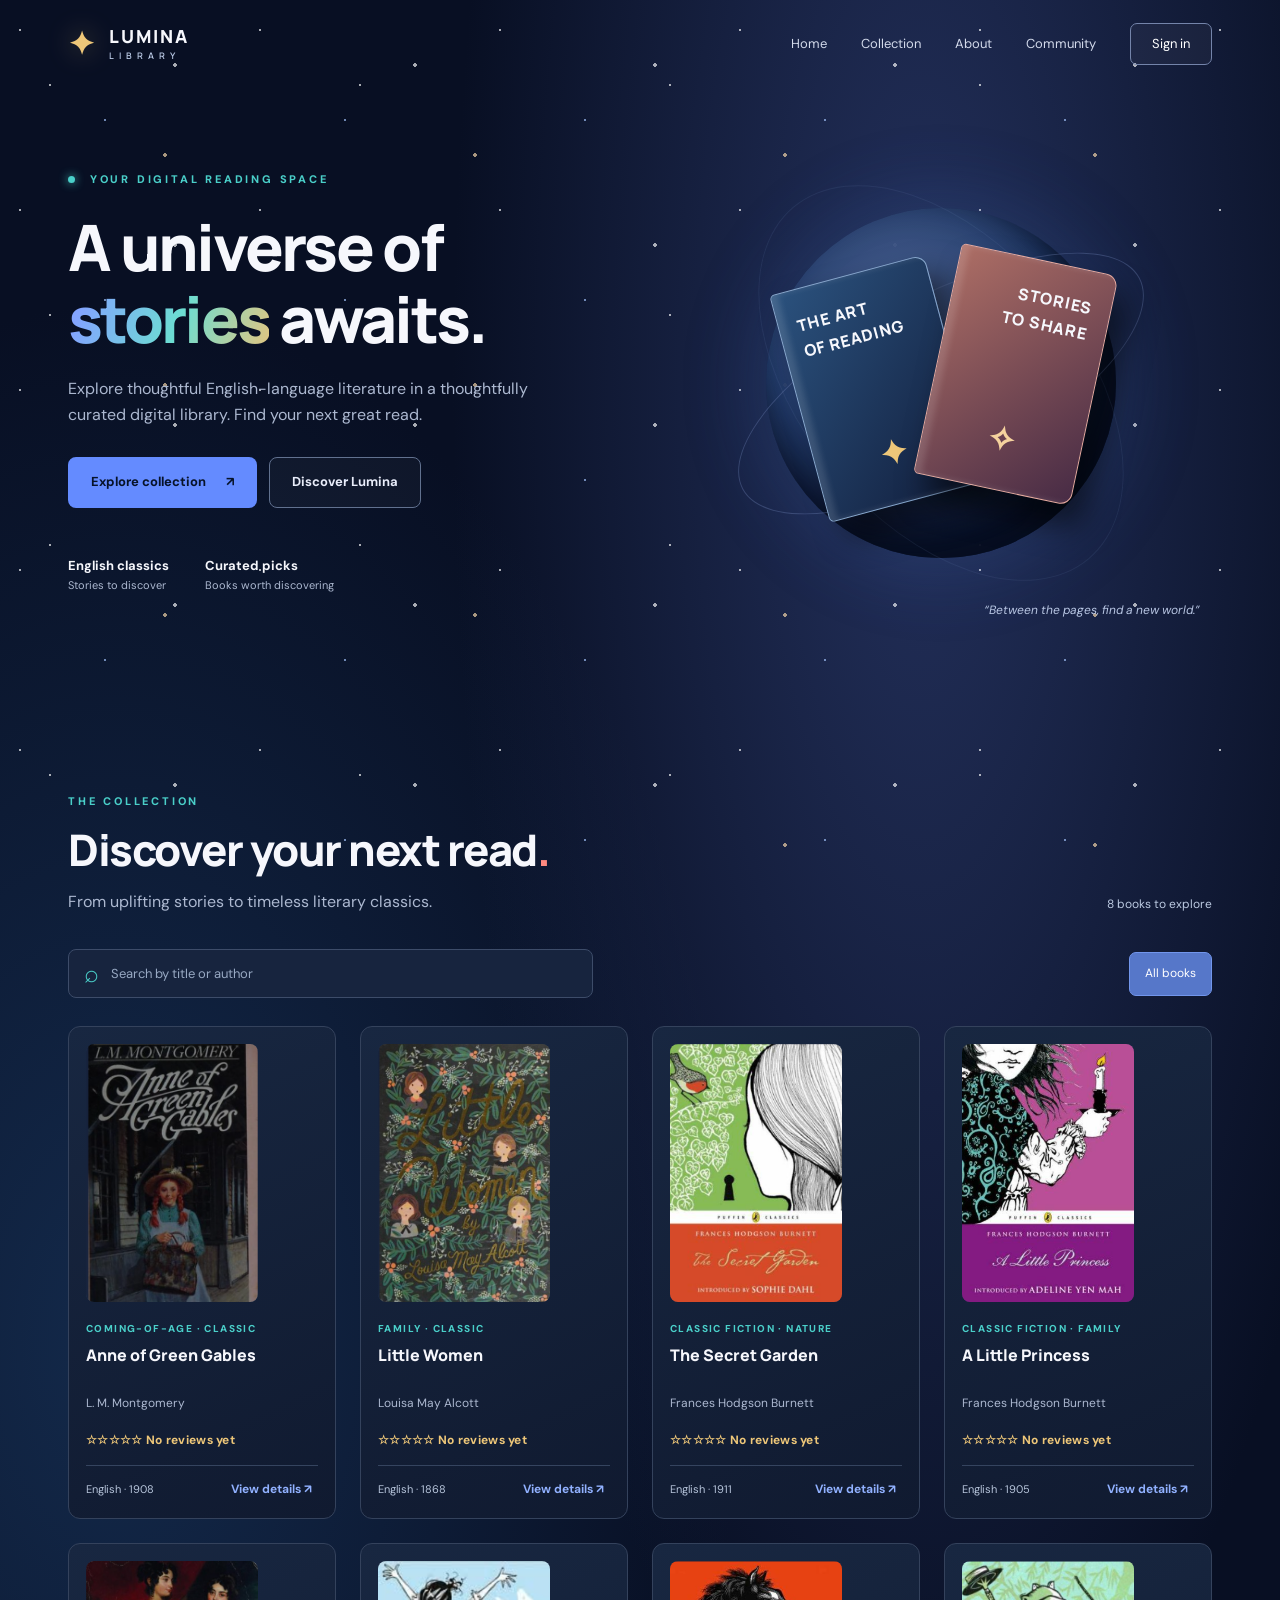
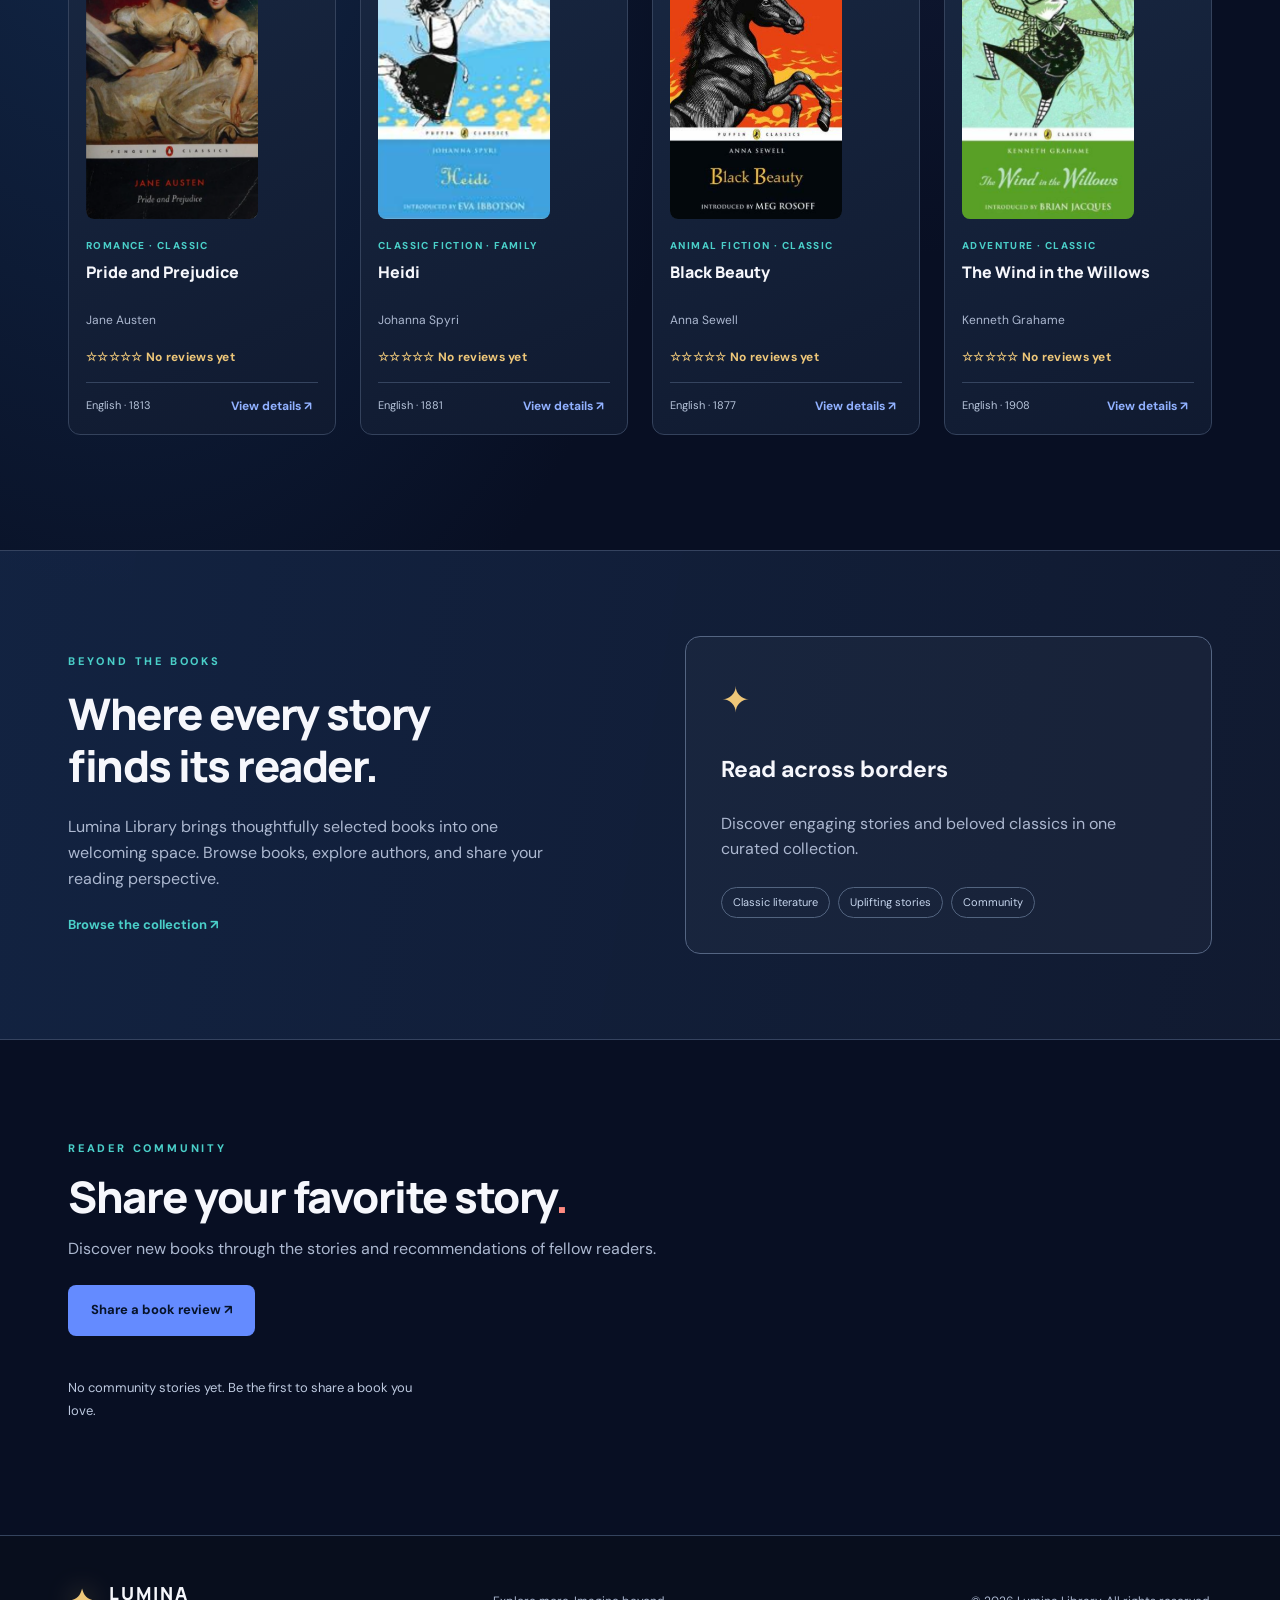
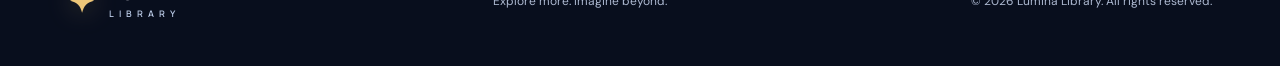
<file: index.html>
<!doctype html>
<html lang="en">
  <head>
    <meta charset="utf-8" />
    <meta name="viewport" content="width=device-width,initial-scale=1" />
    <title>Lumina Library — Stories without borders</title>
    <link rel="stylesheet" href="css/style.css" />
  </head>

  <body>
    <div class="stars stars-a" aria-hidden="true"></div>
    <div class="stars stars-b" aria-hidden="true"></div>
    <header class="nav">
      <a class="brand" href="#home"
        ><span class="brand-mark">✦</span
        ><span>LUMINA <small>LIBRARY</small></span></a
      ><button class="menu" id="menu" aria-label="Toggle navigation">☰</button>
      <nav id="navlinks">
        <a href="#home">Home</a><a href="#collection">Collection</a
        ><a href="#about">About</a><a href="#reviews">Community</a
        ><a class="nav-login" href="login.html">Sign in</a>
      </nav>
    </header>
    <main>
      <section id="home" class="hero wrap">
        <div class="hero-copy">
          <div class="eyebrow">
            <span class="pulse"></span> YOUR DIGITAL READING SPACE
          </div>
          <h1>A universe of <em>stories</em> awaits.</h1>
          <p>
            Explore thoughtful English-language literature in a thoughtfully
            curated digital library. Find your next great read.
          </p>
          <div class="hero-actions">
            <a class="btn primary" href="#collection"
              >Explore collection <span>↗</span></a
            ><a class="btn secondary" href="#about">Discover Lumina</a>
          </div>
          <div class="hero-stats">
            <div><b>English classics</b><span>Stories to discover</span></div>
            <div><b>Curated picks</b><span>Books worth discovering</span></div>
          </div>
        </div>
        <div class="hero-art" aria-label="Decorative library illustration">
          <div class="orb"></div>
          <div class="book-illustration book-one">
            <span>THE ART<br />OF READING</span><i>✦</i>
          </div>
          <div class="book-illustration book-two">
            <span>STORIES<br />TO SHARE</span><i>✧</i>
          </div>
          <div class="orbit orbit-one"></div>
          <div class="orbit orbit-two"></div>
          <div class="hero-quote">“Between the pages, find a new world.”</div>
        </div>
      </section>
      <section class="collection wrap" id="collection">
        <div class="section-top">
          <div>
            <div class="eyebrow">THE COLLECTION</div>
            <h2>Discover your next read<span class="accent">.</span></h2>
            <p>From uplifting stories to timeless literary classics.</p>
          </div>
          <div class="catalog-count" id="catalog-count"></div>
        </div>
        <div class="toolbar">
          <label class="search"
            ><span>⌕</span
            ><input
              id="search"
              type="search"
              placeholder="Search by title or author"
              aria-label="Search books"
          /></label>
          <div class="filters" aria-label="Filter books by language">
            <button class="filter active" data-filter="all">All books</button>
          </div>
        </div>
        <div id="books" class="books-grid"></div>
        <p class="empty" id="empty" hidden>
          No matching books found. Try another search.
        </p>
      </section>
      <section class="about-section" id="about">
        <div class="wrap about-grid">
          <div>
            <div class="eyebrow">BEYOND THE BOOKS</div>
            <h2>Where every story<br />finds its reader.</h2>
            <p>
              Lumina Library brings thoughtfully selected books into one
              welcoming space. Browse books, explore authors, and share your
              reading perspective.
            </p>
            <a href="#collection" class="text-link">Browse the collection ↗</a>
          </div>
          <div class="about-panel">
            <div class="about-icon">✦</div>
            <h3>Read across borders</h3>
            <p>
              Discover engaging stories and beloved classics in one curated
              collection.
            </p>
            <div class="about-tags">
              <span>Classic literature</span><span>Uplifting stories</span
              ><span>Community</span>
            </div>
          </div>
        </div>
      </section>
      <section id="reviews" class="wrap community">
        <div class="eyebrow">READER COMMUNITY</div>
        <h2>Share your favorite story<span class="accent">.</span></h2>
        <p>
          Discover new books through the stories and recommendations of fellow
          readers.
        </p>
        <button class="btn primary" data-modal="review">
          Share a book review ↗
        </button>
        <div id="review-list" class="review-list">
          <p class="detail-muted">
            No community stories yet. Be the first to share a book you love.
          </p>
        </div>
      </section>
    </main>
    <footer>
      <div class="wrap footer-inner">
        <a class="brand" href="#home"
          ><span class="brand-mark">✦</span
          ><span>LUMINA <small>LIBRARY</small></span></a
        >
        <p>Explore more. Imagine beyond.</p>
        <span>© 2026 Lumina Library. All rights reserved.</span>
      </div>
    </footer>
    <dialog id="dialog">
      <button class="close" id="close" aria-label="Close">×</button>
      <div id="dialog-content"></div>
    </dialog>
    <script src="js/script.js"></script>
  </body>
</html>
</file>
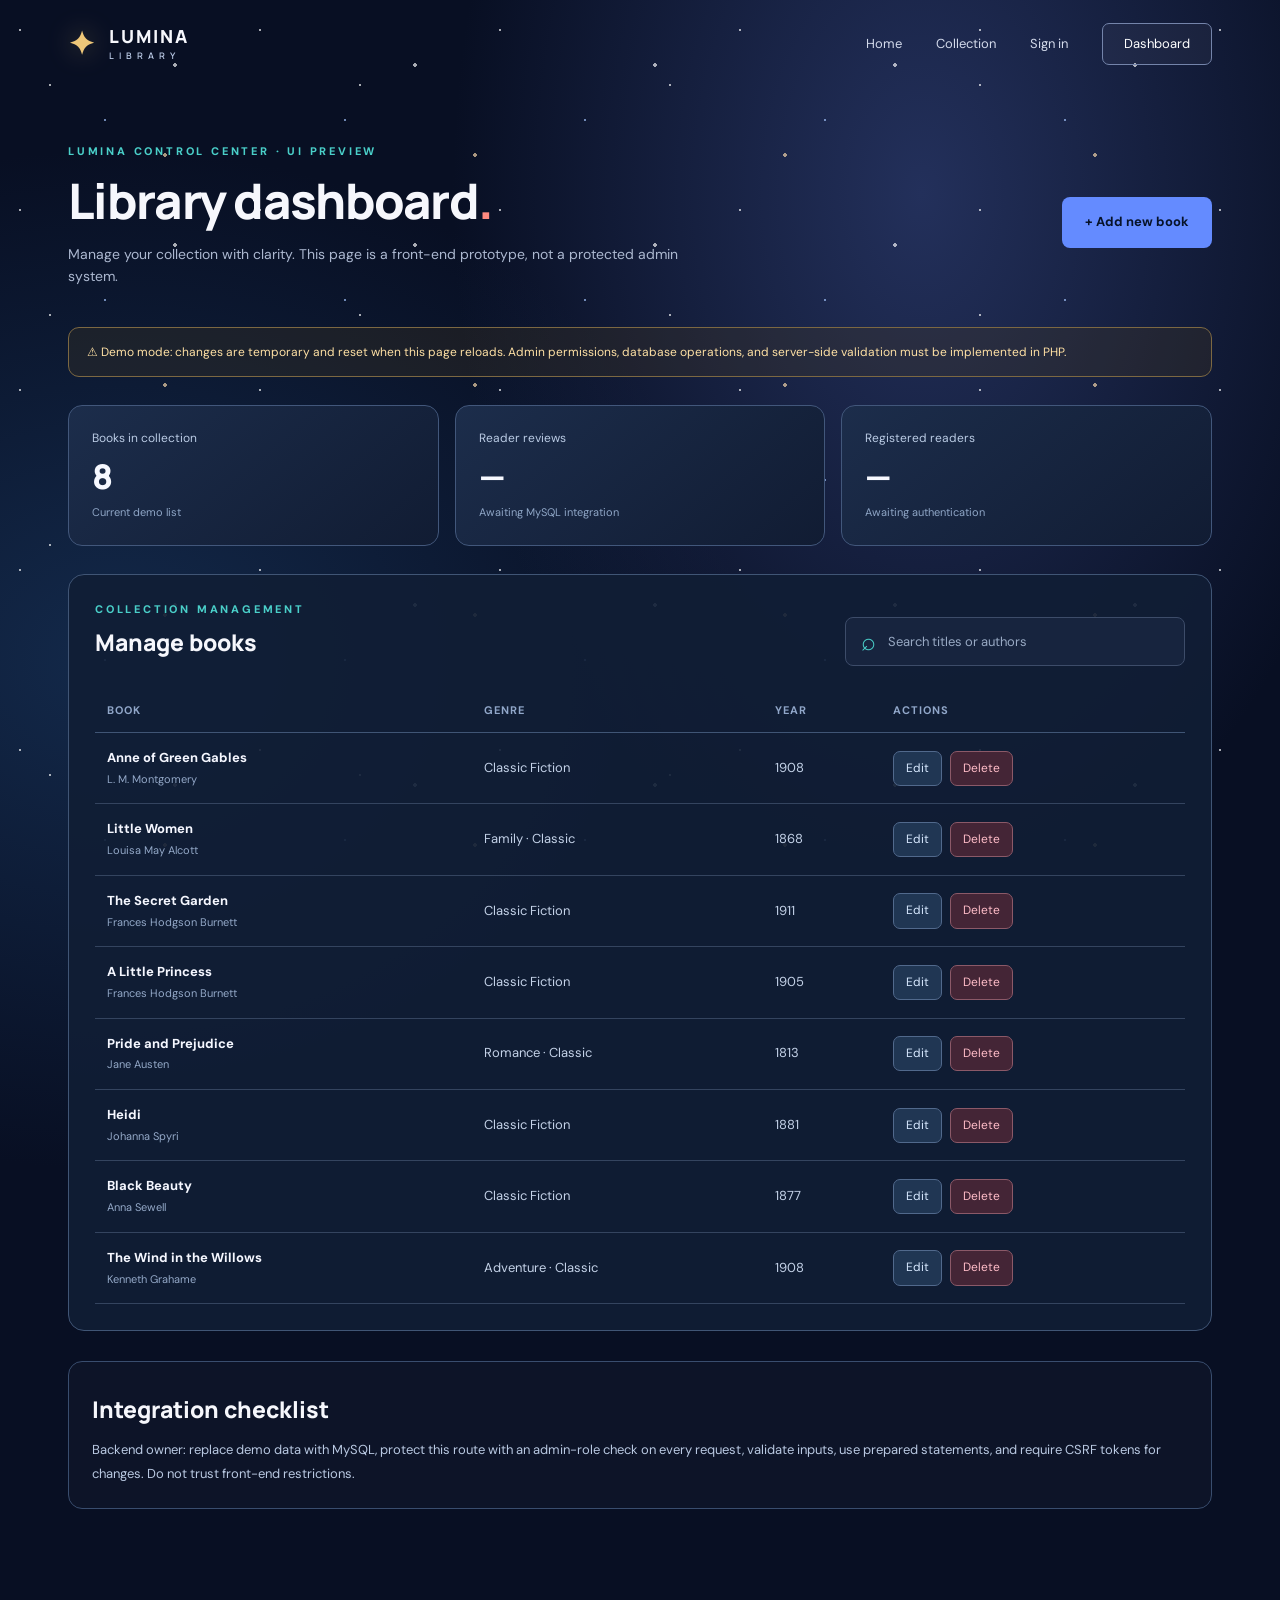
<file: admin.html>
<!doctype html>
<html lang="en">
  <head>
    <meta charset="utf-8" />
    <meta name="viewport" content="width=device-width,initial-scale=1" />
    <title>Admin Dashboard — Lumina Library</title>
    <link rel="stylesheet" href="css/style.css" />
  </head>

  <body>
    <div class="stars stars-a" aria-hidden="true"></div>
    <div class="stars stars-b" aria-hidden="true"></div>
    <header class="nav">
      <a class="brand" href="index.html"
        ><span class="brand-mark">✦</span
        ><span>LUMINA <small>LIBRARY</small></span></a
      ><button
        class="menu"
        id="menu"
        aria-label="Toggle navigation"
        aria-expanded="false"
      >
        ☰
      </button>
      <nav id="navlinks">
        <a href="index.html">Home</a
        ><a href="index.html#collection">Collection</a
        ><a href="login.html">Sign in</a
        ><a class="nav-login" href="admin.html" aria-current="page"
          >Dashboard</a
        >
      </nav>
    </header>
    <main class="wrap admin-main">
      <div class="admin-head">
        <div>
          <div class="eyebrow">LUMINA CONTROL CENTER · UI PREVIEW</div>
          <h1>Library dashboard<span class="accent">.</span></h1>
          <p>
            Manage your collection with clarity. This page is a front-end
            prototype, not a protected admin system.
          </p>
        </div>
        <button class="btn primary" id="add-book">+ Add new book</button>
      </div>
      <div class="admin-alert" role="note">
        ⚠ Demo mode: changes are temporary and reset when this page reloads.
        Admin permissions, database operations, and server-side validation must
        be implemented in PHP.
      </div>
      <section class="admin-stats" aria-label="Collection overview">
        <article>
          <span>Books in collection</span><strong id="stat-books">0</strong
          ><small>Current demo list</small>
        </article>
        <article>
          <span>Reader reviews</span><strong>—</strong
          ><small>Awaiting MySQL integration</small>
        </article>
        <article>
          <span>Registered readers</span><strong>—</strong
          ><small>Awaiting authentication</small>
        </article>
      </section>
      <section class="admin-panel">
        <div class="admin-panel-head">
          <div>
            <div class="eyebrow">COLLECTION MANAGEMENT</div>
            <h2>Manage books</h2>
          </div>
          <label class="search admin-search"
            ><span>⌕</span
            ><input
              id="admin-search"
              type="search"
              placeholder="Search titles or authors"
              aria-label="Search books"
          /></label>
        </div>
        <div class="admin-table-wrap">
          <table class="admin-table">
            <thead>
              <tr>
                <th>Book</th>
                <th>Genre</th>
                <th>Year</th>
                <th>Actions</th>
              </tr>
            </thead>
            <tbody id="admin-book-rows"></tbody>
          </table>
        </div>
        <p id="admin-empty" class="detail-muted" hidden>No matching books.</p>
      </section>
      <section class="admin-next">
        <h2>Integration checklist</h2>
        <p>
          Backend owner: replace demo data with MySQL, protect this route with
          an admin-role check on every request, validate inputs, use prepared
          statements, and require CSRF tokens for changes. Do not trust
          front-end restrictions.
        </p>
      </section>
    </main>
    <dialog id="admin-dialog" class="admin-dialog">
      <form id="admin-form" class="admin-form">
        <div class="admin-dialog-top">
          <div>
            <div class="eyebrow">COLLECTION EDITOR</div>
            <h2 id="admin-form-title">Add a book</h2>
          </div>
          <button
            class="admin-close"
            type="button"
            id="admin-cancel-top"
            aria-label="Close"
          >
            ×
          </button>
        </div>
        <label
          >Book title<input
            name="title"
            maxlength="120"
            required
            placeholder="e.g. The Secret Garden" /></label
        ><label
          >Author<input
            name="author"
            maxlength="120"
            required
            placeholder="Author name"
        /></label>
        <div class="admin-form-grid">
          <label
            >Genre<input
              name="genre"
              maxlength="60"
              required
              placeholder="Classic Fiction" /></label
          ><label
            >Publication year<input
              name="year"
              type="number"
              min="1000"
              max="2026"
              required
          /></label>
        </div>
        <label
          >Description<textarea
            name="description"
            rows="3"
            maxlength="1000"
            required
            placeholder="Short book description"
          ></textarea>
        </label>
        <p class="detail-muted">
          Demo-only form. The database owner will connect this to PHP and add
          server-side validation.
        </p>
        <div class="admin-form-actions">
          <button class="btn secondary" type="button" id="admin-cancel">
            Cancel</button
          ><button class="btn primary" type="submit">Save book</button>
        </div>
      </form>
    </dialog>
    <script src="js/admin.js"></script>
  </body>
</html>
</file>
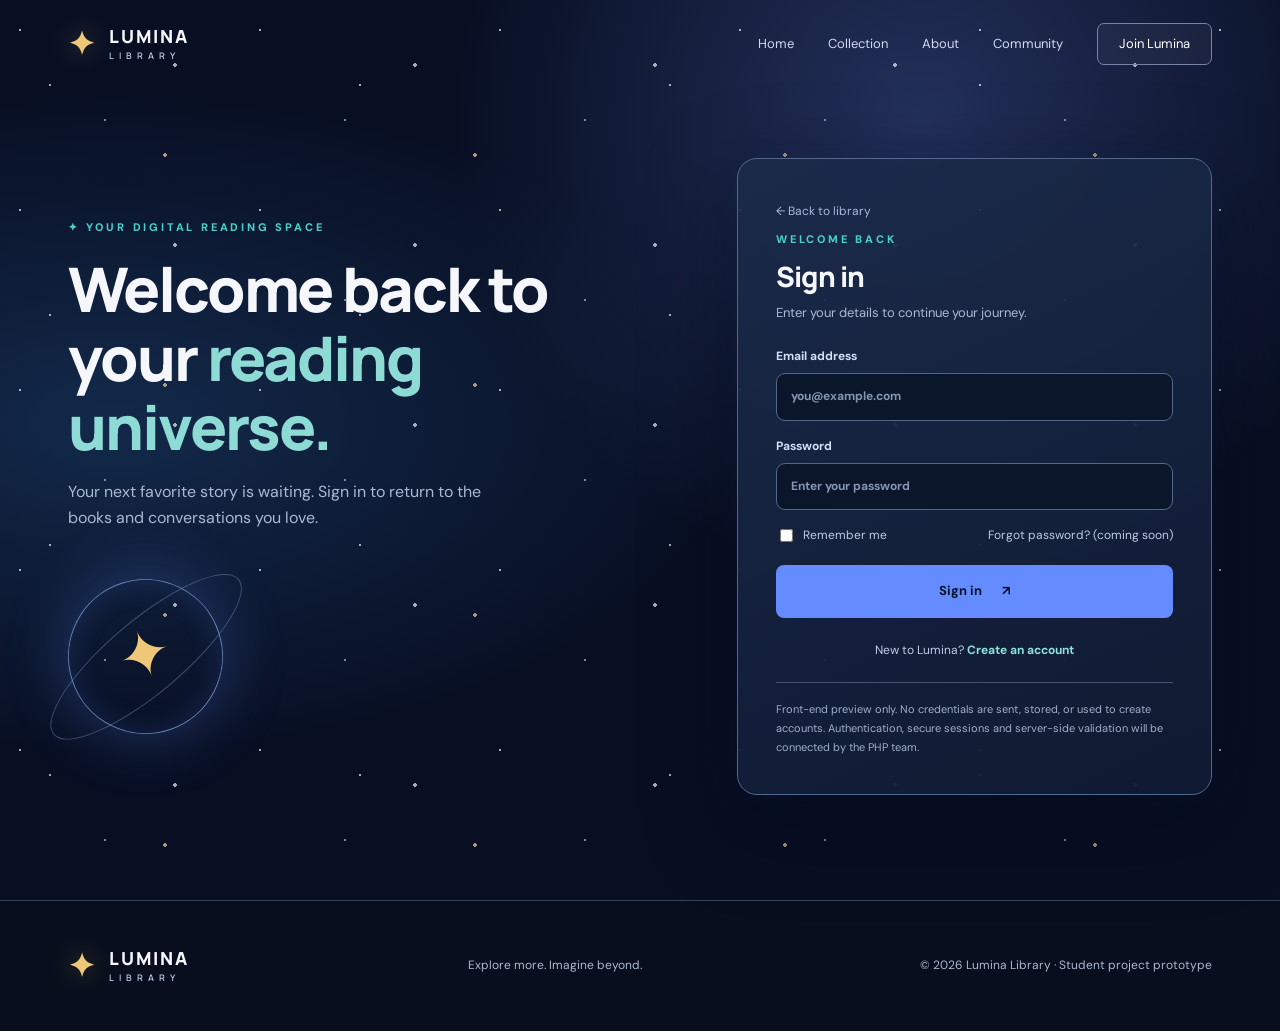
<file: login.html>
<!doctype html>
<html lang="en">
  <head>
    <meta charset="utf-8" />
    <meta name="viewport" content="width=device-width,initial-scale=1" />
    <title>Sign in | Lumina Library</title>
    <link rel="stylesheet" href="css/style.css" />
  </head>

  <body>
    <div class="stars stars-a" aria-hidden="true"></div>
    <div class="stars stars-b" aria-hidden="true"></div>
    <header class="nav">
      <a class="brand" href="index.html#home"
        ><span class="brand-mark">✦</span
        ><span>LUMINA <small>LIBRARY</small></span></a
      ><button
        class="menu"
        id="menu"
        aria-label="Toggle navigation"
        aria-expanded="false"
      >
        ☰
      </button>
      <nav id="navlinks">
        <a href="index.html#home">Home</a
        ><a href="index.html#collection">Collection</a
        ><a href="index.html#about">About</a
        ><a href="index.html#reviews">Community</a
        ><a class="nav-login" href="register.html">Join Lumina</a>
      </nav>
    </header>
    <main class="auth-layout wrap">
      <section class="auth-story">
        <div class="eyebrow">✦ YOUR DIGITAL READING SPACE</div>
        <h1>Welcome back to your <em>reading universe.</em></h1>
        <p>
          Your next favorite story is waiting. Sign in to return to the books
          and conversations you love.
        </p>
        <div class="auth-art">
          <div class="auth-orbit" aria-hidden="true">✦</div>
        </div>
      </section>
      <section class="auth-card">
        <a class="auth-back" href="index.html">← Back to library</a>
        <div class="eyebrow">WELCOME BACK</div>
        <h2>Sign in</h2>
        <p>Enter your details to continue your journey.</p>
        <form class="auth-form" id="auth-form" data-mode="login" novalidate>
          <label class="auth-field"
            >Email address<input
              type="email"
              name="email"
              autocomplete="email"
              placeholder="you@example.com"
              required
              maxlength="254" /></label
          ><label class="auth-field"
            >Password<input
              type="password"
              name="password"
              autocomplete="current-password"
              placeholder="Enter your password"
              required
          /></label>
          <div class="auth-options">
            <label><input type="checkbox" name="remember" /> Remember me</label
            ><span
              >Forgot password?
              <span title="Available after backend integration"
                >(coming soon)</span
              ></span
            >
          </div>
          <p
            class="auth-feedback"
            id="auth-feedback"
            role="status"
            aria-live="polite"
            hidden
          ></p>
          <button type="submit" class="btn primary auth-submit">
            Sign in <span>↗</span>
          </button>
        </form>
        <div class="auth-switch">
          New to Lumina? <a href="register.html">Create an account</a>
        </div>
        <div class="auth-demo">
          Front-end preview only. No credentials are sent, stored, or used to
          create accounts. Authentication, secure sessions and server-side
          validation will be connected by the PHP team.
        </div>
      </section>
    </main>
    <footer>
      <div class="wrap footer-inner">
        <a class="brand" href="index.html"
          ><span class="brand-mark">✦</span
          ><span>LUMINA <small>LIBRARY</small></span></a
        >
        <p>Explore more. Imagine beyond.</p>
        <span>© 2026 Lumina Library · Student project prototype</span>
      </div>
    </footer>
    <script src="js/auth.js"></script>
  </body>
</html>
</file>
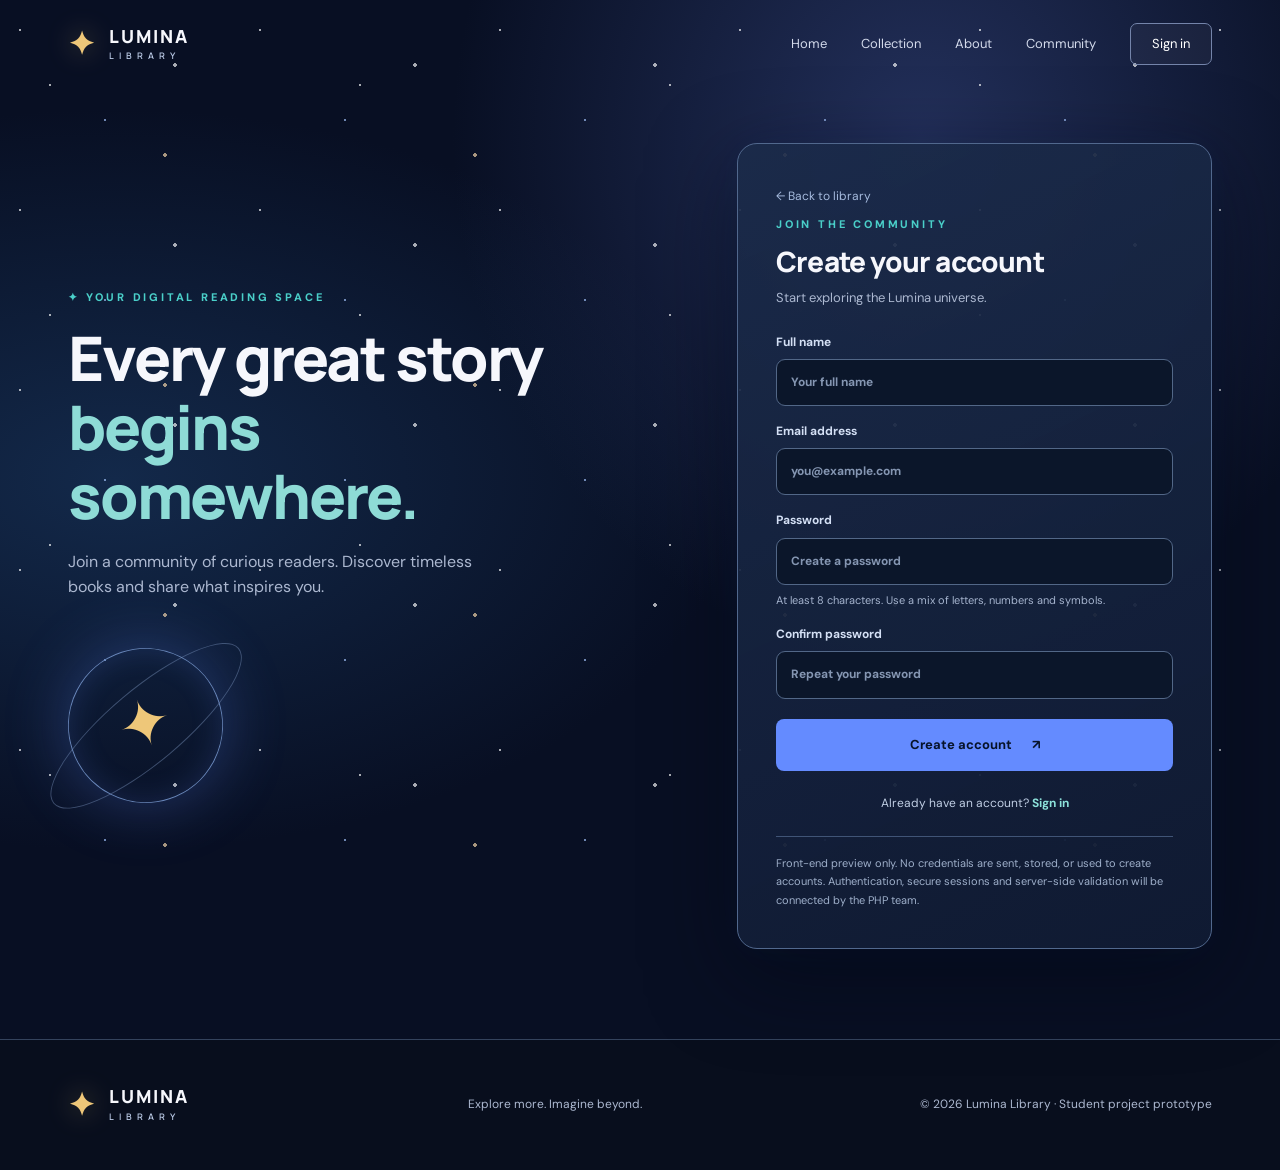
<file: register.html>
<!doctype html>
<html lang="en">
  <head>
    <meta charset="utf-8" />
    <meta name="viewport" content="width=device-width,initial-scale=1" />
    <title>Create account | Lumina Library</title>
    <link rel="stylesheet" href="css/style.css" />
  </head>

  <body>
    <div class="stars stars-a" aria-hidden="true"></div>
    <div class="stars stars-b" aria-hidden="true"></div>
    <header class="nav">
      <a class="brand" href="index.html#home"
        ><span class="brand-mark">✦</span
        ><span>LUMINA <small>LIBRARY</small></span></a
      ><button
        class="menu"
        id="menu"
        aria-label="Toggle navigation"
        aria-expanded="false"
      >
        ☰
      </button>
      <nav id="navlinks">
        <a href="index.html#home">Home</a
        ><a href="index.html#collection">Collection</a
        ><a href="index.html#about">About</a
        ><a href="index.html#reviews">Community</a
        ><a class="nav-login" href="login.html">Sign in</a>
      </nav>
    </header>
    <main class="auth-layout wrap">
      <section class="auth-story">
        <div class="eyebrow">✦ YOUR DIGITAL READING SPACE</div>
        <h1>Every great story <em>begins somewhere.</em></h1>
        <p>
          Join a community of curious readers. Discover timeless books and share
          what inspires you.
        </p>
        <div class="auth-art">
          <div class="auth-orbit" aria-hidden="true">✦</div>
        </div>
      </section>
      <section class="auth-card">
        <a class="auth-back" href="index.html">← Back to library</a>
        <div class="eyebrow">JOIN THE COMMUNITY</div>
        <h2>Create your account</h2>
        <p>Start exploring the Lumina universe.</p>
        <form class="auth-form" id="auth-form" data-mode="register" novalidate>
          <label class="auth-field"
            >Full name<input
              type="text"
              name="name"
              autocomplete="name"
              placeholder="Your full name"
              minlength="2"
              maxlength="80"
              required /></label
          ><label class="auth-field"
            >Email address<input
              type="email"
              name="email"
              autocomplete="email"
              placeholder="you@example.com"
              maxlength="254"
              required /></label
          ><label class="auth-field"
            >Password<input
              type="password"
              name="password"
              autocomplete="new-password"
              placeholder="Create a password"
              minlength="8"
              required
            /><span class="hint"
              >At least 8 characters. Use a mix of letters, numbers and
              symbols.</span
            ></label
          ><label class="auth-field"
            >Confirm password<input
              type="password"
              name="confirm"
              autocomplete="new-password"
              placeholder="Repeat your password"
              required
          /></label>
          <p
            class="auth-feedback"
            id="auth-feedback"
            role="status"
            aria-live="polite"
            hidden
          ></p>
          <button type="submit" class="btn primary auth-submit">
            Create account <span>↗</span>
          </button>
        </form>
        <div class="auth-switch">
          Already have an account? <a href="login.html">Sign in</a>
        </div>
        <div class="auth-demo">
          Front-end preview only. No credentials are sent, stored, or used to
          create accounts. Authentication, secure sessions and server-side
          validation will be connected by the PHP team.
        </div>
      </section>
    </main>
    <footer>
      <div class="wrap footer-inner">
        <a class="brand" href="index.html"
          ><span class="brand-mark">✦</span
          ><span>LUMINA <small>LIBRARY</small></span></a
        >
        <p>Explore more. Imagine beyond.</p>
        <span>© 2026 Lumina Library · Student project prototype</span>
      </div>
    </footer>
    <script src="js/auth.js"></script>
  </body>
</html>
</file>
<file: css/style.css>
@import url("https://fonts.googleapis.com/css2?family=DM+Sans:wght@400;500;600;700&family=Manrope:wght@400;500;600;700;800&display=swap");

:root {
  --bg: #080f23;
  --bg2: #101b36;
  --panel: #15213c;
  --line: #33415e;
  --text: #f6f7fc;
  --muted: #acb8d0;
  --blue: #648bff;
  --teal: #4acfc9;
  --coral: #ff8a80;
  --gold: #eec779;
}

* {
  box-sizing: border-box;
}

html {
  scroll-behavior: smooth;
}

body {
  margin: 0;
  background:
    radial-gradient(ellipse at 72% 12%, #23305b 0, transparent 36%),
    radial-gradient(ellipse at 9% 41%, #13294a 0, transparent 38%), var(--bg);
  color: var(--text);
  font-family: "DM Sans", Arial, sans-serif;
  line-height: 1.6;
  overflow-x: hidden;
}

a {
  color: inherit;
  text-decoration: none;
}

button,
input,
textarea {
  font: inherit;
}

button {
  cursor: pointer;
}

.wrap {
  max-width: 1200px;
  margin: auto;
  padding-left: 28px;
  padding-right: 28px;
}

.stars {
  position: fixed;
  inset: 0;
  pointer-events: none;
  z-index: -1;
  background-repeat: repeat;
  opacity: 0.65;
}

.stars-a {
  background-image:
    radial-gradient(1px 1px at 20px 30px, #fff 95%, transparent),
    radial-gradient(1px 1px at 105px 120px, #a8c8ff 95%, transparent),
    radial-gradient(2px 2px at 175px 65px, #fff 95%, transparent);
  background-size: 240px 180px;
  animation:
    drift 85s linear infinite,
    twinkle 5s ease-in-out infinite alternate;
}

.stars-b {
  background-image:
    radial-gradient(1px 1px at 50px 85px, #fff 95%, transparent),
    radial-gradient(2px 2px at 165px 155px, #ffdfaf 95%, transparent);
  background-size: 310px 230px;
  animation:
    drift2 120s linear infinite,
    twinkle 8s ease-in-out infinite alternate;
}

.nav {
  height: 88px;
  max-width: 1200px;
  padding: 0 28px;
  margin: auto;
  display: flex;
  align-items: center;
  justify-content: space-between;
  position: relative;
  z-index: 4;
}

.brand {
  display: inline-flex;
  align-items: center;
  gap: 12px;
  font-family: Manrope, sans-serif;
  font-weight: 800;
  letter-spacing: 2px;
  font-size: 18px;
  line-height: 1.1;
}

.brand small {
  display: block;
  letter-spacing: 5px;
  font-size: 9px;
  font-weight: 600;
  color: #b9c9e5;
  margin-top: 5px;
}

.brand-mark {
  font-size: 32px;
  color: var(--gold);
  filter: drop-shadow(0 0 14px #eec77970);
}

nav {
  display: flex;
  align-items: center;
  gap: 34px;
}

nav a {
  font-size: 13px;
  color: #d3daeb;
  transition: color 0.2s;
}

nav a:hover,
.text-link:hover {
  color: var(--teal);
}

.nav-login {
  border: 1px solid #7484aa;
  border-radius: 7px;
  background: #ffffff0a;
  color: white;
  padding: 10px 21px;
  font-size: 13px;
}

.menu {
  display: none;
  background: none;
  color: white;
  border: 0;
  font-size: 24px;
}

.hero {
  min-height: 620px;
  display: grid;
  grid-template-columns: 1.03fr 0.97fr;
  align-items: center;
  gap: 25px;
  padding-top: 55px;
  padding-bottom: 100px;
}

.eyebrow {
  font-size: 11px;
  letter-spacing: 2.8px;
  font-weight: 800;
  color: var(--teal);
  text-transform: uppercase;
}

.pulse {
  display: inline-block;
  width: 7px;
  height: 7px;
  border-radius: 50%;
  background: var(--teal);
  box-shadow: 0 0 10px var(--teal);
  margin-right: 9px;
}

.hero h1 {
  font:
    800 clamp(42px, 5vw, 71px)/1.12 Manrope,
    sans-serif;
  letter-spacing: -2.7px;
  max-width: 650px;
  margin: 22px 0;
}

.hero h1 em {
  font-style: normal;
  background: linear-gradient(110deg, #83a4ff 10%, #6cddd2 55%, #e7c47d);
  background-clip: text;
  color: transparent;
}

.hero-copy > p {
  font-size: 16px;
  max-width: 480px;
  color: var(--muted);
  margin-bottom: 30px;
}

.hero-actions {
  display: flex;
  flex-wrap: wrap;
  gap: 12px;
}

.btn {
  display: inline-flex;
  align-items: center;
  justify-content: center;
  gap: 20px;
  border-radius: 8px;
  padding: 14px 22px;
  font-weight: 700;
  font-size: 13px;
  border: 1px solid transparent;
  transition:
    transform 0.2s,
    background 0.2s;
}

.btn:hover {
  transform: translateY(-2px);
}

.btn.primary {
  background: var(--blue);
  color: #071329;
}

.btn.secondary {
  border-color: #61718f;
  color: #e9edfa;
  background: #ffffff08;
}

.hero-stats {
  display: flex;
  gap: 36px;
  margin-top: 48px;
}

.hero-stats > div {
  display: flex;
  flex-direction: column;
}

.hero-stats b {
  font-size: 13px;
}

.hero-stats span {
  font-size: 11px;
  color: var(--muted);
}

.hero-art {
  height: 480px;
  position: relative;
  display: flex;
  align-items: center;
  justify-content: center;
}

.orb {
  position: absolute;
  width: 350px;
  height: 350px;
  border-radius: 50%;
  background: radial-gradient(
    circle at 40% 30%,
    #4d6595,
    #243d6c 45%,
    #0b1530 72%
  );
  box-shadow:
    0 0 95px #4266b04f,
    inset -25px -25px 45px #060c1d;
  opacity: 0.95;
}

.orbit {
  position: absolute;
  border: 1px solid #7185b95a;
  border-radius: 50%;
  transform: rotate(-28deg);
}

.orbit-one {
  width: 450px;
  height: 175px;
}

.orbit-two {
  width: 460px;
  height: 280px;
  transform: rotate(50deg);
  opacity: 0.35;
}

.book-illustration {
  position: absolute;
  width: 160px;
  height: 235px;
  border-radius: 5px 12px 12px 5px;
  display: flex;
  flex-direction: column;
  justify-content: space-between;
  padding: 24px 18px;
  box-shadow:
    16px 20px 30px #0008,
    inset 7px 0 6px #ffffff20;
  font-family: Manrope, sans-serif;
  font-weight: 800;
  letter-spacing: 1px;
}

.book-illustration i {
  font-size: 34px;
  font-style: normal;
  text-align: center;
}

.book-one {
  background: linear-gradient(135deg, #2b527e, #111d3b);
  transform: translate(-64px, 5px) rotate(-15deg);
  z-index: 2;
  border: 1px solid #88a8cc;
}

.book-one i {
  color: var(--gold);
}

.book-two {
  background: linear-gradient(135deg, #ad6e65, #472b45);
  transform: translate(75px, -9px) rotate(12deg);
  z-index: 3;
  border: 1px solid #e6a99e;
  text-align: right;
  direction: rtl;
}

.book-two i {
  color: #f5d29e;
}

.hero-quote {
  position: absolute;
  bottom: 3px;
  right: 12px;
  font-size: 12px;
  color: #b9c7e4;
  font-style: italic;
}

.collection {
  padding-top: 70px;
  padding-bottom: 115px;
}

.section-top {
  display: flex;
  align-items: end;
  justify-content: space-between;
  gap: 20px;
}

.section-top h2,
.about-grid h2,
.community h2 {
  font:
    800 clamp(30px, 3.4vw, 45px)/1.2 Manrope,
    sans-serif;
  letter-spacing: -1.5px;
  margin: 13px 0;
}

.accent {
  color: var(--coral);
}

.section-top p,
.about-grid p,
.community > p {
  color: var(--muted);
  margin: 0;
}

.catalog-count {
  font-size: 12px;
  color: #bbc9e1;
}

.toolbar {
  display: flex;
  justify-content: space-between;
  align-items: center;
  gap: 16px;
  margin: 35px 0 28px;
  flex-wrap: wrap;
}

.search {
  background: #17243e;
  border: 1px solid #3d4c69;
  border-radius: 8px;
  display: flex;
  align-items: center;
  gap: 10px;
  padding: 0 15px;
  flex: 1;
  min-width: 270px;
  max-width: 525px;
}

.search span {
  font-size: 25px;
  color: var(--teal);
}

.search input {
  height: 47px;
  outline: 0;
  border: 0;
  background: transparent;
  color: white;
  width: 100%;
  font-size: 13px;
}

.search input::placeholder {
  color: #98a9c3;
}

.filters {
  display: flex;
  gap: 7px;
  flex-wrap: wrap;
}

.filter {
  background: #ffffff08;
  color: #bac7e0;
  border: 1px solid #3e4d68;
  border-radius: 7px;
  padding: 11px 15px;
  font-size: 12px;
}

.filter.active {
  background: #5677c9;
  color: white;
  border-color: #7296ec;
}

.books-grid {
  display: grid;
  grid-template-columns: repeat(4, minmax(0, 1fr));
  gap: 24px;
}

.book-card {
  background: linear-gradient(155deg, #182741, #101a30);
  border: 1px solid #34425c;
  border-radius: 12px;
  padding: 17px;
  transition:
    transform 0.2s,
    border-color 0.2s;
}

.book-card:hover {
  transform: translateY(-5px);
  border-color: #6a88c0;
}

.cover-wrap {
  height: 258px;
  background: linear-gradient(145deg, #243a59, #131c31);
  display: flex;
  align-items: center;
  justify-content: center;
  border-radius: 7px;
  overflow: hidden;
  position: relative;
}

.cover-wrap img {
  max-width: 100%;
  max-height: 100%;
  height: 100%;
  width: auto;
  object-fit: contain;
  box-shadow: 0 8px 20px #0007;
}

.cover-fallback {
  width: 72%;
  height: 86%;
  display: flex;
  align-items: center;
  justify-content: center;
  text-align: center;
  padding: 18px;
  background: linear-gradient(130deg, #29496a, #684b62);
  border: 1px solid #ffffff33;
  box-shadow: 9px 10px 20px #0006;
  font-weight: 800;
  font-size: 19px;
  line-height: 1.6;
}

.cover-fallback[dir="rtl"] {
  font-size: 22px;
}

.book-language {
  color: var(--teal);
  font-size: 10px;
  font-weight: 800;
  letter-spacing: 1.4px;
  text-transform: uppercase;
  margin-top: 19px;
}

.book-title {
  font:
    800 16px/1.5 Manrope,
    "DM Sans",
    sans-serif;
  margin: 6px 0 3px;
  min-height: 48px;
}

.book-title[dir="rtl"] {
  font-family: Arial, sans-serif;
}

.book-author {
  font-size: 12px;
  color: var(--muted);
  margin-bottom: 17px;
  min-height: 20px;
}

.book-card-bottom {
  display: flex;
  justify-content: space-between;
  align-items: center;
  gap: 8px;
  border-top: 1px solid #35445f;
  padding-top: 13px;
}

.book-rating {
  color: var(--gold);
  font-size: 13px;
}

.book-rating small {
  color: var(--muted);
  font-size: 11px;
}

.details {
  background: transparent;
  border: 0;
  color: #91b1ff;
  font-size: 12px;
  font-weight: 700;
}

.details:hover {
  text-decoration: underline;
}

.empty {
  color: var(--muted);
  padding: 35px;
  text-align: center;
}

.about-section {
  background: linear-gradient(100deg, #142544e8, #121b32ed);
  border-top: 1px solid #35435f;
  border-bottom: 1px solid #35435f;
}

.about-grid {
  padding-top: 85px;
  padding-bottom: 85px;
  display: grid;
  grid-template-columns: 1fr 1fr;
  gap: 90px;
  align-items: center;
}

.about-grid h2 {
  margin: 17px 0 22px;
}

.about-grid p {
  max-width: 500px;
}

.text-link {
  display: inline-block;
  color: var(--teal);
  margin-top: 24px;
  font-size: 13px;
  font-weight: 700;
}

.about-panel {
  background: #ffffff08;
  border: 1px solid #546582;
  border-radius: 15px;
  padding: 35px;
}

.about-icon {
  font-size: 35px;
  color: var(--gold);
}

.about-panel h3 {
  font-size: 23px;
}

.about-tags {
  display: flex;
  flex-wrap: wrap;
  gap: 8px;
  margin-top: 25px;
}

.about-tags span {
  border: 1px solid #52647f;
  color: #c6d6ed;
  border-radius: 30px;
  padding: 6px 11px;
  font-size: 11px;
}

.community {
  padding-top: 100px;
  padding-bottom: 100px;
}

.community > p {
  margin: 0 0 23px;
}

.review-list {
  margin-top: 27px;
  display: grid;
  grid-template-columns: repeat(3, 1fr);
  gap: 16px;
}

.review-card {
  background: #17243b;
  border: 1px solid #344660;
  border-radius: 12px;
  padding: 22px;
}

.review-card p {
  font-size: 14px;
}

.review-card small {
  color: var(--muted);
}

.review-stars {
  color: var(--gold);
}

.demo-note {
  font-size: 11px;
  color: #95a8c3 !important;
  margin-top: 22px !important;
  max-width: 800px;
}

footer {
  border-top: 1px solid #34435d;
  background: #080e1d;
}

.footer-inner {
  min-height: 130px;
  display: flex;
  justify-content: space-between;
  align-items: center;
  gap: 20px;
}

.footer-inner p,
.footer-inner > span {
  color: var(--muted);
  font-size: 12px;
}

dialog {
  width: min(500px, calc(100% - 30px));
  border: 1px solid #60749c;
  border-radius: 15px;
  background: #17233d;
  color: white;
  padding: 32px;
  box-shadow: 0 25px 80px #000a;
}

dialog::backdrop {
  background: #020817c9;
  backdrop-filter: blur(4px);
}

.close {
  position: absolute;
  right: 16px;
  top: 12px;
  border: 0;
  background: none;
  color: white;
  font-size: 28px;
}

.dialog-form {
  display: grid;
  gap: 13px;
}

.dialog-form label {
  display: grid;
  gap: 5px;
  color: #c8d5ea;
  font-size: 12px;
}

.dialog-form input,
.dialog-form textarea {
  background: #0c172b;
  color: white;
  border: 1px solid #50607c;
  border-radius: 6px;
  padding: 12px;
}

.dialog-form textarea {
  min-height: 100px;
}

.dialog-form button {
  margin-top: 8px;
}

.dialog-note {
  color: #adbad1;
  font-size: 12px;
}

.dialog-cover {
  max-height: 180px;
  max-width: 130px;
  object-fit: contain;
}

.dialog-book {
  display: flex;
  gap: 22px;
  align-items: flex-start;
}

.dialog-book p {
  color: var(--muted);
}

@keyframes drift {
  from {
    transform: translateY(0);
  }

  to {
    transform: translateY(-180px);
  }
}

@keyframes drift2 {
  from {
    transform: translate(0, 0);
  }

  to {
    transform: translate(70px, -230px);
  }
}

@keyframes twinkle {
  from {
    opacity: 0.35;
  }

  to {
    opacity: 0.85;
  }
}

@media (prefers-reduced-motion: reduce) {
  *,
  *::before,
  *::after {
    animation: none !important;
    scroll-behavior: auto !important;
  }
}

@media (max-width: 1000px) {
  .books-grid {
    grid-template-columns: repeat(3, 1fr);
  }

  .hero {
    grid-template-columns: 1fr 1fr;
  }

  .hero-art {
    transform: scale(0.82);
  }

  .about-grid {
    gap: 35px;
  }
}

@media (max-width: 720px) {
  .nav {
    height: 75px;
  }

  .menu {
    display: block;
  }

  nav {
    display: none;
    position: absolute;
    top: 72px;
    left: 20px;
    right: 20px;
    background: #182641;
    border: 1px solid #405274;
    border-radius: 12px;
    padding: 20px;
    flex-direction: column;
    align-items: stretch;
    gap: 16px;
  }

  nav.open {
    display: flex;
  }

  .hero {
    grid-template-columns: 1fr;
    padding-top: 55px;
    padding-bottom: 60px;
  }

  .hero h1 {
    letter-spacing: -1.7px;
  }

  .hero-art {
    height: 360px;
    transform: scale(0.75);
    margin: -30px 0;
  }

  .books-grid {
    grid-template-columns: repeat(2, 1fr);
    gap: 12px;
  }

  .book-card {
    padding: 11px;
  }

  .cover-wrap {
    height: 210px;
  }

  .book-title {
    font-size: 14px;
  }

  .about-grid {
    grid-template-columns: 1fr;
  }

  .review-list {
    grid-template-columns: 1fr;
  }

  .footer-inner {
    flex-direction: column;
    justify-content: center;
    padding: 30px;
    text-align: center;
  }

  .section-top {
    display: block;
  }

  .catalog-count {
    margin-top: 10px;
  }

  .dialog-book {
    flex-direction: column;
  }
}

@media (max-width: 380px) {
  .books-grid {
    grid-template-columns: 1fr;
  }

  .cover-wrap {
    height: 280px;
  }

  .hero-stats {
    gap: 18px;
  }
}

/* Premium physical book presentation */
.cover-wrap {
  overflow: visible;
  perspective: 850px;
  background: radial-gradient(
    ellipse at 50% 30%,
    #33476b 0%,
    #18243b 58%,
    #101827 100%
  );
  padding: 17px 25px 24px;
  isolation: isolate;
}

.cover-wrap:after {
  content: "";
  position: absolute;
  bottom: 10px;
  width: 67%;
  height: 14px;
  background: #0009;
  filter: blur(11px);
  border-radius: 50%;
  z-index: -1;
}

.physical-book {
  position: relative;
  height: 100%;
  max-height: 220px;
  aspect-ratio: 2/3;
  transform: rotateY(-10deg) rotateZ(-1deg);
  transform-style: preserve-3d;
  box-shadow:
    12px 13px 18px #0009,
    3px 3px 0 #d2c9b5;
  transition:
    transform 0.3s ease,
    box-shadow 0.3s ease;
  border-radius: 2px 5px 5px 2px;
  background: #283b58;
}

.book-card:hover .physical-book {
  transform: rotateY(-2deg) translateY(-5px);
  box-shadow:
    15px 20px 25px #000a,
    3px 3px 0 #d2c9b5;
}

.physical-book:before {
  content: "";
  position: absolute;
  inset: 0 auto 0 0;
  width: 9px;
  background: linear-gradient(90deg, #0008, #fff3, #0002);
  z-index: 2;
  pointer-events: none;
}

.physical-book:after {
  content: "";
  position: absolute;
  top: 3px;
  bottom: 3px;
  right: -5px;
  width: 5px;
  background: repeating-linear-gradient(180deg, #f2e9d6 0 2px, #cfc5b6 2px 3px);
  transform: skewY(20deg);
  z-index: -1;
}

.physical-book img {
  display: block;
  width: 100%;
  height: 100%;
  max-width: none;
  max-height: none;
  object-fit: fill;
  border-radius: 2px 4px 4px 2px;
  box-shadow: none;
}

.physical-book .cover-fallback {
  width: 100%;
  height: 100%;
  border-radius: 2px 4px 4px 2px;
  background: linear-gradient(155deg, #294c68, #29344e 60%, #675060);
  font-family: Georgia, serif;
  font-size: 16px;
}

@media (max-width: 720px) {
  .physical-book {
    max-height: 170px;
  }

  .cover-wrap {
    padding: 14px 10px 18px;
  }
}

/* Clean, edge-to-edge cover presentation. Slight zoom crops white margins when present. */
.cover-wrap {
  overflow: hidden !important;
  padding: 0 !important;
  border-radius: 8px;
  background: #111c30 !important;
}

.physical-book {
  width: 100% !important;
  height: 100% !important;
  max-width: none !important;
  max-height: none !important;
  transform: none !important;
  box-shadow: none !important;
  border: 0 !important;
  overflow: hidden !important;
}

.physical-book::before,
.physical-book::after,
.cover-wrap::after {
  display: none !important;
}

.physical-book img,
.cover-wrap img {
  display: block !important;
  width: 100% !important;
  height: 100% !important;
  max-width: none !important;
  max-height: none !important;
  object-fit: cover !important;
  object-position: center !important;
  transform: scale(1.035);
  border: 0 !important;
  box-shadow: none !important;
}

.book-card:hover .physical-book img {
  transform: scale(1.065);
  transition: transform 0.35s ease;
}

.cover-fallback {
  width: 100% !important;
  height: 100% !important;
  border: 0 !important;
  border-radius: 0 !important;
}

/* Consistent, elegant full-bleed covers without stretching */
.cover-wrap {
  aspect-ratio: 2/3 !important;
  min-height: 0 !important;
}

.physical-book img {
  object-fit: cover !important;
  object-position: center center !important;
  transform: none !important;
}

.book-card:hover .physical-book img {
  transform: scale(1.035) !important;
}

.cover-fallback {
  display: flex;
  align-items: center;
  justify-content: center;
  text-align: center;
  padding: 16px;
  color: #f6edff;
  background: linear-gradient(140deg, #172b50, #42305e) !important;
  font-size: 1.15rem;
  line-height: 1.6;
}

/* Lumina review and detail redesign */
.book-card .book-language {
  min-height: 16px;
}

.card-stars {
  color: var(--gold);
  font-size: 12px;
  font-weight: 700;
  letter-spacing: 0.3px;
  min-height: 24px;
  margin: 2px 0 10px;
}

.book-meta {
  font-size: 11px;
  color: #b8c6dc;
}

.book-card-bottom {
  margin-top: 5px;
}

.book-detail .detail-heading {
  font:
    800 clamp(23px, 3vw, 32px)/1.2 Manrope,
    sans-serif;
  margin: 10px 0 24px;
}

.book-detail .detail-top {
  display: grid;
  grid-template-columns: 145px 1fr;
  gap: 25px;
  align-items: start;
}

.detail-top .cover-wrap {
  height: 205px !important;
  aspect-ratio: auto !important;
}

.detail-info {
  padding-top: 5px;
}

.detail-author {
  font-size: 17px;
  font-weight: 750;
}

.detail-rating {
  margin: 15px 0;
  color: var(--gold);
  font-weight: 700;
  font-size: 13px;
}

.detail-chips {
  display: flex;
  flex-wrap: wrap;
  gap: 7px;
}

.detail-chip {
  padding: 6px 10px;
  border: 1px solid #60749a;
  border-radius: 30px;
  background: #ffffff0a;
  color: #d7e4ff;
  font-size: 11px;
}

.detail-subhead {
  font-size: 16px;
  margin: 24px 0 9px;
}

.detail-description,
.detail-muted {
  color: #bdc9df;
  font-size: 13px;
  line-height: 1.8;
}

.detail-facts {
  display: grid;
  grid-template-columns: repeat(2, minmax(0, 1fr));
  gap: 9px;
  margin: 18px 0;
}

.detail-fact {
  background: #ffffff09;
  border: 1px solid #3d4e6e;
  border-radius: 9px;
  padding: 12px;
  display: grid;
  gap: 4px;
}

.detail-fact small {
  color: #a9bad5;
  font-size: 10px;
}

.detail-fact strong {
  font-size: 12px;
}

.detail-review {
  background: #ffffff08;
  border: 1px solid #465879;
  padding: 12px 15px;
  border-radius: 9px;
  margin-bottom: 9px;
}

.detail-review strong {
  font-size: 12px;
}

.detail-review p {
  color: #cad4e8;
  font-size: 12px;
  margin: 7px 0 0;
  overflow-wrap: anywhere;
}

.detail-write {
  margin-top: 14px;
  width: 100%;
}

.review-dialog h2 {
  margin: 8px 0 18px;
}

.rating-label {
  color: #c8d5ea;
  font-size: 12px;
}

.star-picker {
  display: flex;
  gap: 4px;
  margin: -6px 0 4px;
}

.star-button {
  background: none;
  border: 0;
  padding: 0 3px;
  color: #73819c;
  font-size: 37px;
  line-height: 1.1;
  transition:
    transform 0.15s,
    color 0.15s;
}

.star-button.selected {
  color: #eec779;
}

.star-button:hover {
  transform: scale(1.12);
}

.dialog-form select {
  background: #0c172b;
  color: white;
  border: 1px solid #50607c;
  border-radius: 6px;
  padding: 12px;
  width: 100%;
}

.review-error {
  color: #ffb0a8;
  font-size: 12px;
  margin: 0;
}

dialog:has(.book-detail) {
  width: min(690px, calc(100% - 30px));
  max-height: 88vh;
  overflow-y: auto;
}

dialog:has(.review-dialog) {
  width: min(500px, calc(100% - 30px));
  max-height: 88vh;
  overflow-y: auto;
}

@media (max-width: 480px) {
  .book-detail .detail-top {
    grid-template-columns: 100px 1fr;
    gap: 13px;
  }

  .detail-top .cover-wrap {
    height: 160px !important;
  }

  .detail-author {
    font-size: 14px;
  }

  .detail-rating {
    font-size: 11px;
  }

  .detail-facts {
    gap: 6px;
  }
}

/* Authentication pages: Lumina Library */
.auth-layout {
  min-height: calc(100vh - 88px);
  display: grid;
  grid-template-columns: 1fr 1fr;
  align-items: center;
  gap: 70px;
  padding-top: 55px;
  padding-bottom: 90px;
}

.auth-story {
  max-width: 520px;
}

.auth-story h1 {
  font:
    800 clamp(39px, 4.8vw, 66px)/1.12 Manrope,
    sans-serif;
  letter-spacing: -2px;
  margin: 18px 0;
}

.auth-story h1 em {
  font-style: normal;
  color: #8edbd6;
}

.auth-story p {
  color: var(--muted);
  max-width: 440px;
}

.auth-art {
  position: relative;
  margin-top: 48px;
  min-height: 145px;
}

.auth-orbit {
  width: 155px;
  height: 155px;
  border-radius: 50%;
  border: 1px solid #6987bc;
  box-shadow:
    0 0 65px #648bff4d,
    inset 0 0 30px #648bff2a;
  display: grid;
  place-items: center;
  font-size: 64px;
  color: var(--gold);
  transform: rotate(-18deg);
}

.auth-orbit:after {
  content: "";
  position: absolute;
  width: 240px;
  height: 72px;
  border: 1px solid #819ac26e;
  border-radius: 50%;
  transform: rotate(-22deg);
}

.auth-card {
  width: 100%;
  max-width: 475px;
  margin-left: auto;
  padding: 38px;
  background: linear-gradient(155deg, #1b2b4ae8, #101b33f5);
  border: 1px solid #51688d;
  border-radius: 20px;
  box-shadow:
    0 25px 85px #02071588,
    0 0 35px #4a6cba12;
}

.auth-card h2 {
  font:
    800 28px Manrope,
    sans-serif;
  letter-spacing: -0.8px;
  margin: 8px 0;
}

.auth-card > p {
  font-size: 13px;
  color: var(--muted);
  margin: 0 0 24px;
}

.auth-form {
  display: grid;
  gap: 16px;
}

.auth-field {
  display: grid;
  gap: 7px;
  font-size: 12px;
  font-weight: 700;
  color: #d4e0f5;
}

.auth-field input {
  width: 100%;
  background: #0b162a;
  color: #fff;
  border: 1px solid #526787;
  border-radius: 9px;
  padding: 13px 14px;
  outline: none;
}

.auth-field input:focus {
  border-color: #84b5ff;
  box-shadow: 0 0 0 3px #648bff2a;
}

.auth-field input::placeholder {
  color: #8596b2;
}

.auth-field .hint {
  color: #a5b4ce;
  font-size: 11px;
  font-weight: 400;
}

.auth-options {
  display: flex;
  justify-content: space-between;
  align-items: center;
  gap: 12px;
  font-size: 12px;
  color: #bdcbe2;
}

.auth-options label {
  display: flex;
  align-items: center;
  gap: 7px;
}

.auth-options a,
.auth-switch a {
  color: #8de2db;
  font-weight: 700;
}

.auth-submit {
  width: 100%;
  margin-top: 4px;
  padding: 15px;
}

.auth-feedback {
  font-size: 12px;
  line-height: 1.5;
  border-radius: 8px;
  padding: 12px 13px;
  margin: 0;
  background: #132f45;
  border: 1px solid #3b8b9b;
  color: #b6f3ed;
}

.auth-feedback.error {
  background: #3b2336;
  border-color: #9b5468;
  color: #ffccd1;
}

.auth-switch {
  font-size: 12px;
  text-align: center;
  color: #c0cee4;
  margin-top: 23px;
}

.auth-demo {
  border-top: 1px solid #405476;
  padding-top: 17px;
  margin-top: 22px;
  color: #9eafca;
  font-size: 11px;
  line-height: 1.7;
}

.auth-back {
  color: #a6bbde;
  font-size: 12px;
  display: inline-block;
  margin-bottom: 10px;
}

.auth-back:hover {
  color: var(--teal);
}

@media (max-width: 850px) {
  .auth-layout {
    grid-template-columns: 1fr;
    gap: 20px;
    padding-top: 30px;
  }

  .auth-story {
    max-width: none;
  }

  .auth-story h1 {
    font-size: 39px;
  }

  .auth-art {
    display: none;
  }

  .auth-card {
    margin: 0 auto;
    max-width: 540px;
  }
}

@media (max-width: 480px) {
  .auth-card {
    padding: 24px;
  }

  .auth-layout {
    padding-left: 17px;
    padding-right: 17px;
  }

  .auth-options {
    flex-wrap: wrap;
  }
}

/* Admin dashboard — isolated front-end prototype */
.admin-main {
  padding-top: 55px;
  padding-bottom: 100px;
}

.admin-head {
  display: flex;
  align-items: center;
  justify-content: space-between;
  gap: 25px;
  margin-bottom: 25px;
}

.admin-head h1 {
  font:
    800 clamp(32px, 4vw, 49px)/1.15 Manrope,
    sans-serif;
  letter-spacing: -1.7px;
  margin: 12px 0;
}

.admin-head p {
  color: var(--muted);
  max-width: 650px;
  font-size: 14px;
}

.admin-alert {
  border: 1px solid #7c6842;
  background: #4b3b1f45;
  color: #ffe1a5;
  padding: 14px 18px;
  border-radius: 11px;
  font-size: 12px;
  line-height: 1.7;
}

.admin-stats {
  display: grid;
  grid-template-columns: repeat(3, minmax(0, 1fr));
  gap: 16px;
  margin: 28px 0;
}

.admin-stats article {
  padding: 23px;
  background: linear-gradient(140deg, #1c2d4b, #111c33);
  border: 1px solid #42577b;
  border-radius: 14px;
  display: grid;
  gap: 5px;
}

.admin-stats span {
  font-size: 12px;
  color: #bacbe4;
}

.admin-stats strong {
  font:
    800 34px Manrope,
    sans-serif;
  color: #f6f8ff;
}

.admin-stats small {
  font-size: 11px;
  color: #8fa6c6;
}

.admin-panel {
  border: 1px solid #405575;
  border-radius: 16px;
  background: #111e35e8;
  padding: 26px;
}

.admin-panel-head {
  display: flex;
  align-items: end;
  justify-content: space-between;
  gap: 20px;
  margin-bottom: 24px;
}

.admin-panel h2,
.admin-next h2 {
  font:
    800 23px Manrope,
    sans-serif;
  margin: 8px 0;
}

.admin-search {
  max-width: 340px;
  min-width: 200px;
}

.admin-table-wrap {
  overflow-x: auto;
}

.admin-table {
  width: 100%;
  border-collapse: collapse;
  min-width: 600px;
  text-align: left;
}

.admin-table th {
  color: #91a7c9;
  font-size: 11px;
  text-transform: uppercase;
  letter-spacing: 1px;
  font-weight: 700;
  padding: 12px;
  border-bottom: 1px solid #405575;
}

.admin-table td {
  padding: 15px 12px;
  border-bottom: 1px solid #34445f;
  color: #c4d2e8;
  font-size: 13px;
}

.admin-book-name {
  font-weight: 750;
  color: #f5f7ff;
}

.admin-book-author {
  display: block;
  color: #94a9c8;
  font-size: 11px;
  margin-top: 2px;
}

.admin-actions {
  display: flex;
  gap: 8px;
}

.admin-action {
  border: 1px solid #51698c;
  border-radius: 7px;
  background: #203653;
  color: #d8e9ff;
  padding: 7px 12px;
  font-size: 12px;
}

.admin-action.delete {
  border-color: #8b5968;
  color: #ffbdc8;
  background: #442536;
}

.admin-next {
  margin-top: 30px;
  padding: 23px;
  border: 1px solid #394d6e;
  border-radius: 14px;
  background: #ffffff06;
}

.admin-next p {
  font-size: 13px;
  color: #b9c9e2;
  line-height: 1.8;
  margin-bottom: 0;
}

.admin-dialog {
  background: #14223d;
  color: white;
  border: 1px solid #627ca5;
  border-radius: 17px;
  padding: 0;
  width: min(520px, calc(100% - 28px));
  max-height: 90vh;
  overflow: auto;
  box-shadow: 0 20px 80px #000a;
}

.admin-dialog::backdrop {
  background: #030915d9;
}

.admin-form {
  padding: 28px;
  display: grid;
  gap: 15px;
}

.admin-dialog-top {
  display: flex;
  align-items: start;
  justify-content: space-between;
}

.admin-dialog-top h2 {
  font:
    800 26px Manrope,
    sans-serif;
  margin: 8px 0;
}

.admin-close {
  font-size: 30px;
  color: #fff;
  background: none;
  border: 0;
}

.admin-form label {
  display: grid;
  gap: 6px;
  color: #d6e4f6;
  font-size: 12px;
  font-weight: 700;
}

.admin-form input,
.admin-form textarea {
  width: 100%;
  border: 1px solid #536d91;
  border-radius: 8px;
  background: #0b172d;
  color: #fff;
  padding: 12px;
  outline: none;
}

.admin-form input:focus,
.admin-form textarea:focus {
  border-color: #85b2ff;
}

.admin-form-grid {
  display: grid;
  grid-template-columns: 1fr 1fr;
  gap: 12px;
}

.admin-form-actions {
  display: flex;
  justify-content: flex-end;
  gap: 10px;
}

@media (max-width: 760px) {
  .admin-head,
  .admin-panel-head {
    align-items: stretch;
    flex-direction: column;
  }

  .admin-stats {
    grid-template-columns: 1fr;
  }

  .admin-panel {
    padding: 17px;
  }

  .admin-search {
    max-width: none;
  }

  .admin-form {
    padding: 20px;
  }
}

@media (max-width: 420px) {
  .admin-form-grid {
    grid-template-columns: 1fr;
  }
}

/* Community reviews are independent from collection book ratings. */
.community-review-card {
  background: linear-gradient(145deg, #1b2e52, #111d36);
  border-color: #425e88;
  min-height: 175px;
  overflow-wrap: anywhere;
}

.community-book-title {
  font-size: 18px;
  line-height: 1.35;
  margin: 10px 0 3px;
  color: #f4f7ff;
}

.community-author {
  font-size: 12px;
  color: #87d9d4;
}

.community-review-card p {
  color: #d4deef;
  line-height: 1.7;
  margin: 15px 0;
}

.community-review-card .review-stars {
  letter-spacing: 3px;
  font-size: 19px;
}
</file>
